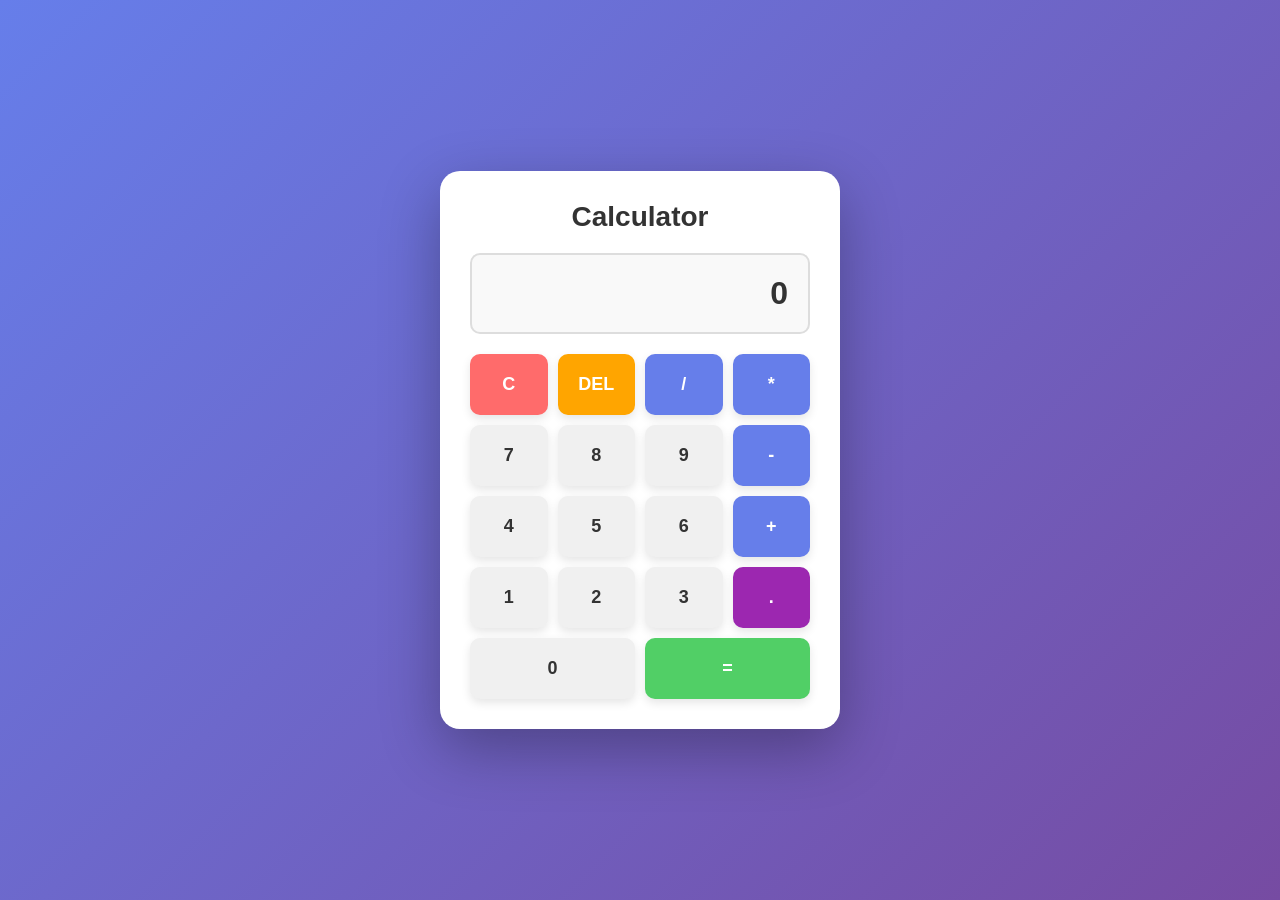
<file: calculator/index.html>
<!DOCTYPE html>
<html lang="en">
<head>
    <meta charset="UTF-8">
    <meta name="viewport" content="width=device-width, initial-scale=1.0">
    <title>Simple Calculator</title>
    <link rel="stylesheet" href="style.css">
</head>
<body>
    <div class="container">
        <div class="calculator">
            <h1>Calculator</h1>
            <input type="text" id="display" class="display" readonly value="0">
            <div class="buttons">
                <button class="btn clear" onclick="clearDisplay()">C</button>
                <button class="btn delete" onclick="deleteLast()">DEL</button>
                <button class="btn operator" onclick="appendOperator('/')">/</button>
                <button class="btn operator" onclick="appendOperator('*')">*</button>
                
                <button class="btn" onclick="appendNumber('7')">7</button>
                <button class="btn" onclick="appendNumber('8')">8</button>
                <button class="btn" onclick="appendNumber('9')">9</button>
                <button class="btn operator" onclick="appendOperator('-')">-</button>
                
                <button class="btn" onclick="appendNumber('4')">4</button>
                <button class="btn" onclick="appendNumber('5')">5</button>
                <button class="btn" onclick="appendNumber('6')">6</button>
                <button class="btn operator" onclick="appendOperator('+')">+</button>
                
                <button class="btn" onclick="appendNumber('1')">1</button>
                <button class="btn" onclick="appendNumber('2')">2</button>
                <button class="btn" onclick="appendNumber('3')">3</button>
                <button class="btn decimal" onclick="appendDecimal()">.</button>
                
                <button class="btn zero" onclick="appendNumber('0')">0</button>
                <button class="btn equals" onclick="calculate()">=</button>
            </div>
        </div>
    </div>
    <script src="script.js"></script>
</body>
</html>
</file>
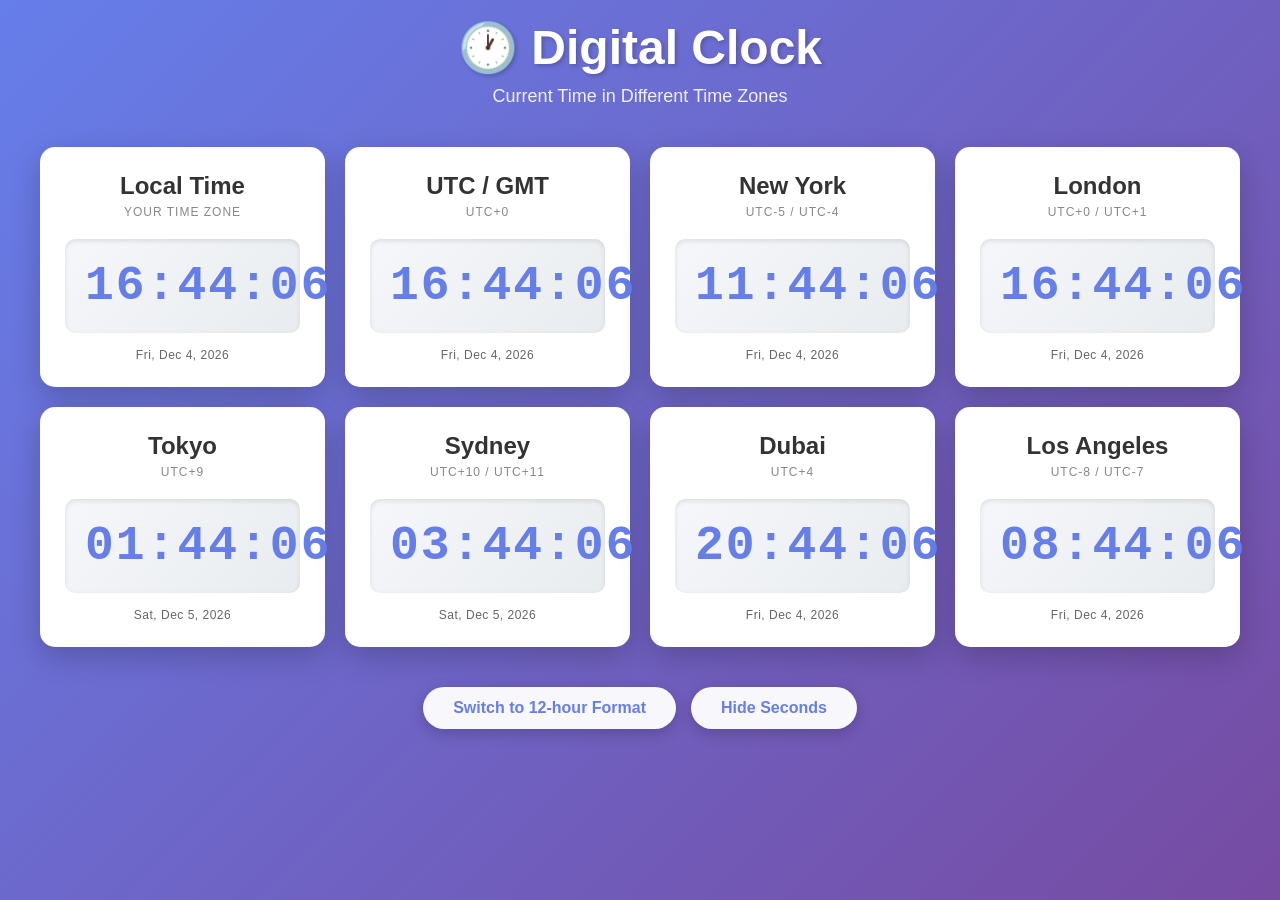
<file: clock/index.html>
<!DOCTYPE html>
<html lang="en">
<head>
    <meta charset="UTF-8">
    <meta name="viewport" content="width=device-width, initial-scale=1.0">
    <title>Digital Clock - Multiple Time Zones</title>
    <link rel="stylesheet" href="style.css">
</head>
<body>
    <div class="container">
        <div class="header">
            <h1>🕐 Digital Clock</h1>
            <p class="subtitle">Current Time in Different Time Zones</p>
        </div>

        <div class="clocks-grid">
            <div class="clock-card">
                <div class="clock-header">
                    <h2>Local Time</h2>
                    <p class="timezone">Your Time Zone</p>
                </div>
                <div class="digital-clock" id="local-clock">00:00:00</div>
                <p class="date" id="local-date">Date</p>
            </div>

            <div class="clock-card">
                <div class="clock-header">
                    <h2>UTC / GMT</h2>
                    <p class="timezone">UTC+0</p>
                </div>
                <div class="digital-clock" id="utc-clock">00:00:00</div>
                <p class="date" id="utc-date">Date</p>
            </div>

            <div class="clock-card">
                <div class="clock-header">
                    <h2>New York</h2>
                    <p class="timezone">UTC-5 / UTC-4</p>
                </div>
                <div class="digital-clock" id="ny-clock">00:00:00</div>
                <p class="date" id="ny-date">Date</p>
            </div>

            <div class="clock-card">
                <div class="clock-header">
                    <h2>London</h2>
                    <p class="timezone">UTC+0 / UTC+1</p>
                </div>
                <div class="digital-clock" id="london-clock">00:00:00</div>
                <p class="date" id="london-date">Date</p>
            </div>

            <div class="clock-card">
                <div class="clock-header">
                    <h2>Tokyo</h2>
                    <p class="timezone">UTC+9</p>
                </div>
                <div class="digital-clock" id="tokyo-clock">00:00:00</div>
                <p class="date" id="tokyo-date">Date</p>
            </div>

            <div class="clock-card">
                <div class="clock-header">
                    <h2>Sydney</h2>
                    <p class="timezone">UTC+10 / UTC+11</p>
                </div>
                <div class="digital-clock" id="sydney-clock">00:00:00</div>
                <p class="date" id="sydney-date">Date</p>
            </div>

            <div class="clock-card">
                <div class="clock-header">
                    <h2>Dubai</h2>
                    <p class="timezone">UTC+4</p>
                </div>
                <div class="digital-clock" id="dubai-clock">00:00:00</div>
                <p class="date" id="dubai-date">Date</p>
            </div>

            <div class="clock-card">
                <div class="clock-header">
                    <h2>Los Angeles</h2>
                    <p class="timezone">UTC-8 / UTC-7</p>
                </div>
                <div class="digital-clock" id="la-clock">00:00:00</div>
                <p class="date" id="la-date">Date</p>
            </div>
        </div>

        <div class="controls">
            <button id="toggle-24h" class="btn toggle-btn">Switch to 12-hour Format</button>
            <button id="toggle-seconds" class="btn toggle-btn">Hide Seconds</button>
        </div>
    </div>

    <script src="script.js"></script>
</body>
</html>
</file>
<file: calculator/style.css>
* {
    margin: 0;
    padding: 0;
    box-sizing: border-box;
}

body {
    font-family: 'Segoe UI', Tahoma, Geneva, Verdana, sans-serif;
    background: linear-gradient(135deg, #667eea 0%, #764ba2 100%);
    min-height: 100vh;
    display: flex;
    justify-content: center;
    align-items: center;
}

.container {
    width: 100%;
    height: 100vh;
    display: flex;
    justify-content: center;
    align-items: center;
}

.calculator {
    background: white;
    border-radius: 20px;
    box-shadow: 0 20px 60px rgba(0, 0, 0, 0.3);
    padding: 30px;
    width: 100%;
    max-width: 400px;
}

.calculator h1 {
    text-align: center;
    color: #333;
    margin-bottom: 20px;
    font-size: 28px;
}

.display {
    width: 100%;
    padding: 20px;
    font-size: 32px;
    border: 2px solid #ddd;
    border-radius: 10px;
    margin-bottom: 20px;
    text-align: right;
    background-color: #f9f9f9;
    color: #333;
    font-weight: bold;
    transition: border-color 0.3s;
}

.display:focus {
    outline: none;
    border-color: #667eea;
}

.buttons {
    display: grid;
    grid-template-columns: repeat(4, 1fr);
    gap: 10px;
}

.btn {
    padding: 20px;
    font-size: 18px;
    border: none;
    border-radius: 10px;
    background-color: #f0f0f0;
    color: #333;
    cursor: pointer;
    font-weight: bold;
    transition: all 0.2s;
    box-shadow: 0 4px 10px rgba(0, 0, 0, 0.1);
}

.btn:hover {
    background-color: #e0e0e0;
    transform: translateY(-2px);
    box-shadow: 0 6px 15px rgba(0, 0, 0, 0.15);
}

.btn:active {
    transform: translateY(0);
    box-shadow: 0 2px 5px rgba(0, 0, 0, 0.1);
}

.btn.operator {
    background-color: #667eea;
    color: white;
}

.btn.operator:hover {
    background-color: #5568d3;
}

.btn.clear {
    background-color: #ff6b6b;
    color: white;
}

.btn.clear:hover {
    background-color: #ff5252;
}

.btn.delete {
    background-color: #ffa500;
    color: white;
}

.btn.delete:hover {
    background-color: #ff9500;
}

.btn.equals {
    background-color: #51cf66;
    color: white;
    grid-column: span 2;
}

.btn.equals:hover {
    background-color: #40c057;
}

.btn.zero {
    grid-column: span 2;
}

.btn.decimal {
    background-color: #9c27b0;
    color: white;
}

.btn.decimal:hover {
    background-color: #8e24aa;
}

@media (max-width: 480px) {
    .calculator {
        padding: 20px;
        max-width: 100%;
        margin: 10px;
    }

    .display {
        font-size: 24px;
        padding: 15px;
    }

    .btn {
        padding: 15px;
        font-size: 16px;
    }
}
</file>
<file: clock/style.css>
* {
    margin: 0;
    padding: 0;
    box-sizing: border-box;
}

body {
    font-family: 'Segoe UI', Tahoma, Geneva, Verdana, sans-serif;
    background: linear-gradient(135deg, #667eea 0%, #764ba2 100%);
    min-height: 100vh;
    padding: 20px;
}

.container {
    max-width: 1200px;
    margin: 0 auto;
}

.header {
    text-align: center;
    color: white;
    margin-bottom: 40px;
    animation: fadeIn 0.8s ease-in;
}

.header h1 {
    font-size: 48px;
    margin-bottom: 10px;
    text-shadow: 2px 2px 4px rgba(0, 0, 0, 0.2);
}

.header .subtitle {
    font-size: 18px;
    opacity: 0.9;
}

.clocks-grid {
    display: grid;
    grid-template-columns: repeat(auto-fit, minmax(280px, 1fr));
    gap: 20px;
    margin-bottom: 40px;
    animation: slideUp 0.8s ease-out;
}

.clock-card {
    background: white;
    border-radius: 15px;
    padding: 25px;
    box-shadow: 0 10px 30px rgba(0, 0, 0, 0.2);
    transition: all 0.3s ease;
}

.clock-card:hover {
    transform: translateY(-10px);
    box-shadow: 0 15px 40px rgba(0, 0, 0, 0.3);
}

.clock-header {
    text-align: center;
    margin-bottom: 20px;
}

.clock-header h2 {
    font-size: 24px;
    color: #333;
    margin-bottom: 5px;
}

.timezone {
    font-size: 12px;
    color: #888;
    text-transform: uppercase;
    letter-spacing: 1px;
}

.digital-clock {
    font-size: 48px;
    font-weight: bold;
    text-align: center;
    color: #667eea;
    font-family: 'Courier New', monospace;
    letter-spacing: 2px;
    background: linear-gradient(135deg, #f5f7fa 0%, #e9ecef 100%);
    padding: 20px;
    border-radius: 10px;
    margin-bottom: 15px;
    box-shadow: inset 0 2px 5px rgba(0, 0, 0, 0.1);
    transition: all 0.3s ease;
}

.digital-clock:hover {
    color: #764ba2;
    box-shadow: inset 0 2px 10px rgba(102, 126, 234, 0.2);
}

.date {
    text-align: center;
    font-size: 12px;
    color: #666;
    letter-spacing: 0.5px;
}

.controls {
    display: flex;
    gap: 15px;
    justify-content: center;
    flex-wrap: wrap;
    margin-top: 30px;
    animation: fadeIn 0.8s ease-in 0.4s both;
}

.btn {
    padding: 12px 30px;
    font-size: 16px;
    border: none;
    border-radius: 25px;
    cursor: pointer;
    background: white;
    color: #667eea;
    font-weight: bold;
    transition: all 0.3s ease;
    box-shadow: 0 4px 15px rgba(0, 0, 0, 0.2);
}

.toggle-btn {
    background: rgba(255, 255, 255, 0.95);
}

.toggle-btn:hover {
    background: white;
    transform: scale(1.05);
    box-shadow: 0 6px 20px rgba(0, 0, 0, 0.3);
}

.toggle-btn:active {
    transform: scale(0.98);
}

/* Animations */
@keyframes fadeIn {
    from {
        opacity: 0;
    }
    to {
        opacity: 1;
    }
}

@keyframes slideUp {
    from {
        opacity: 0;
        transform: translateY(30px);
    }
    to {
        opacity: 1;
        transform: translateY(0);
    }
}

/* Responsive Design */
@media (max-width: 768px) {
    .header h1 {
        font-size: 36px;
    }

    .clocks-grid {
        grid-template-columns: repeat(auto-fit, minmax(250px, 1fr));
        gap: 15px;
    }

    .digital-clock {
        font-size: 36px;
        padding: 15px;
    }

    .clock-card {
        padding: 20px;
    }
}

@media (max-width: 480px) {
    .header h1 {
        font-size: 28px;
    }

    .header .subtitle {
        font-size: 14px;
    }

    .clocks-grid {
        grid-template-columns: 1fr;
    }

    .digital-clock {
        font-size: 32px;
        padding: 12px;
    }

    .controls {
        flex-direction: column;
    }

    .btn {
        width: 100%;
    }
}
</file>
